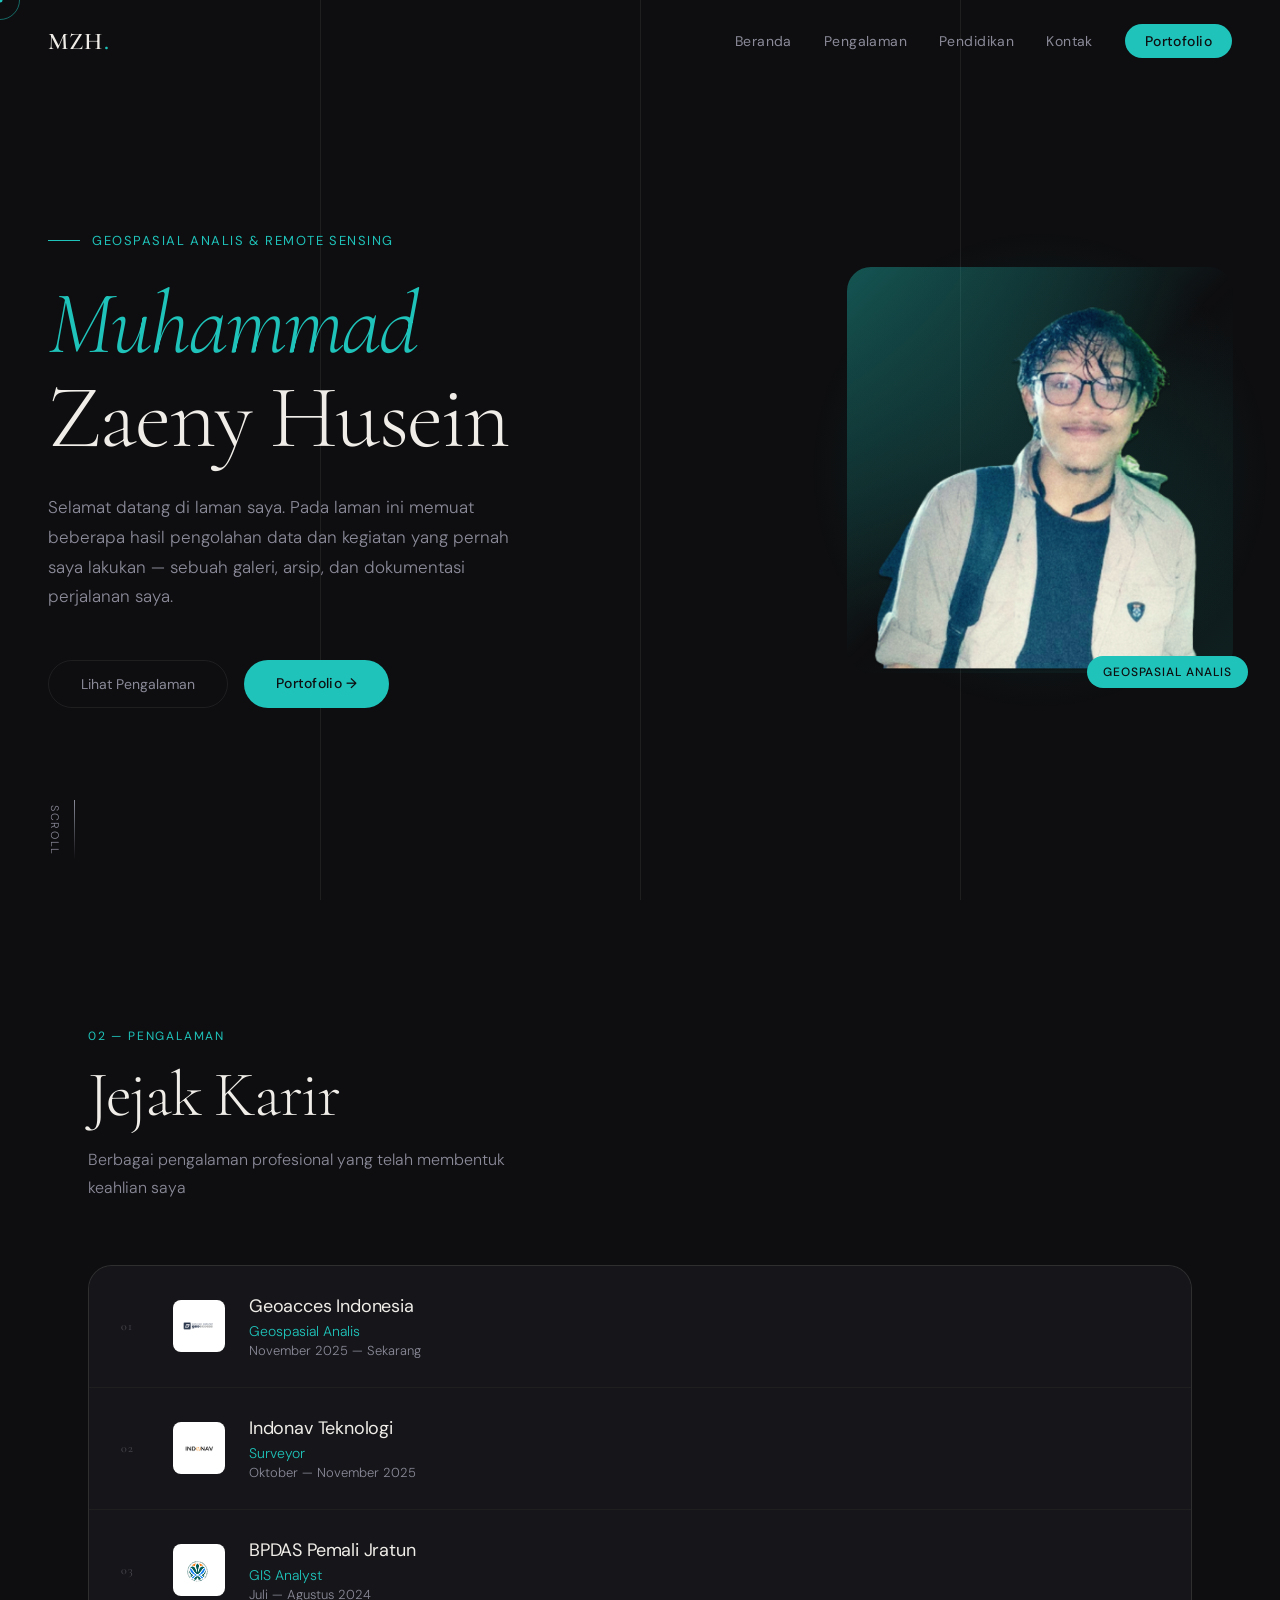
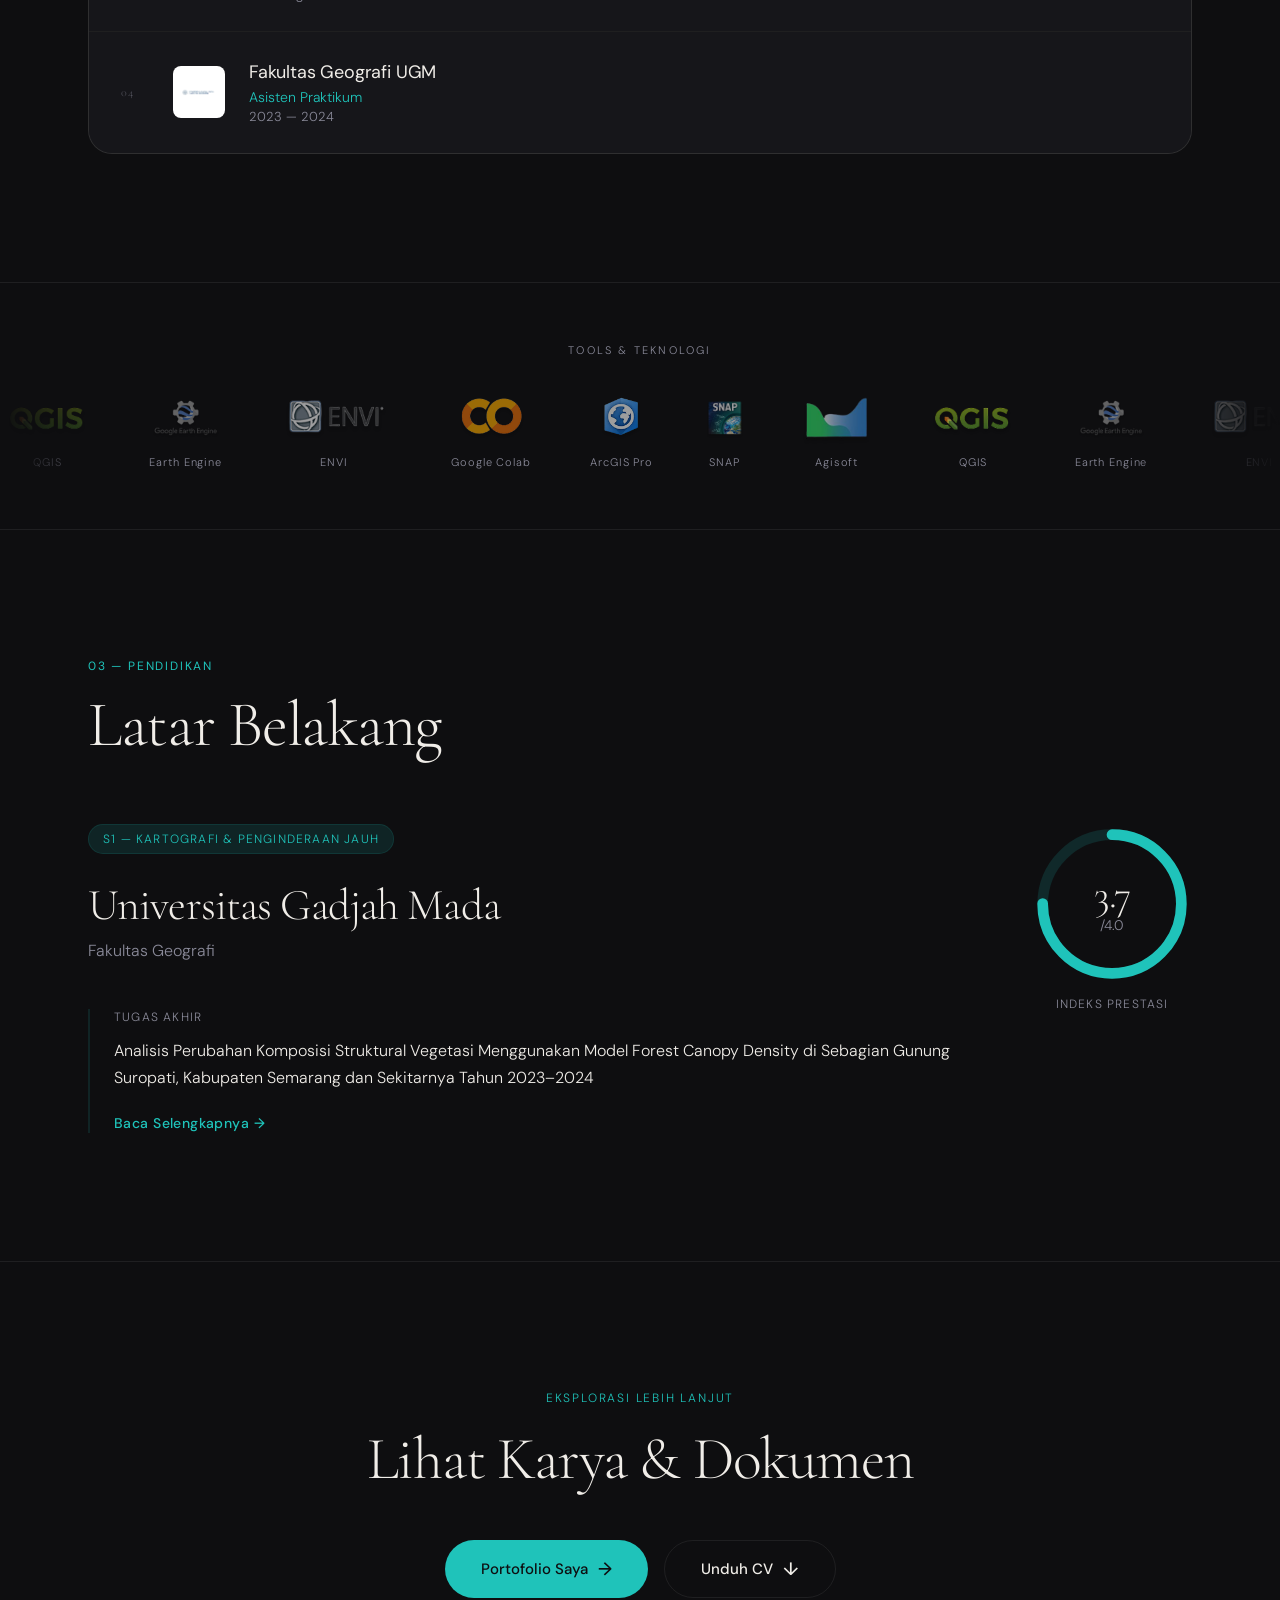
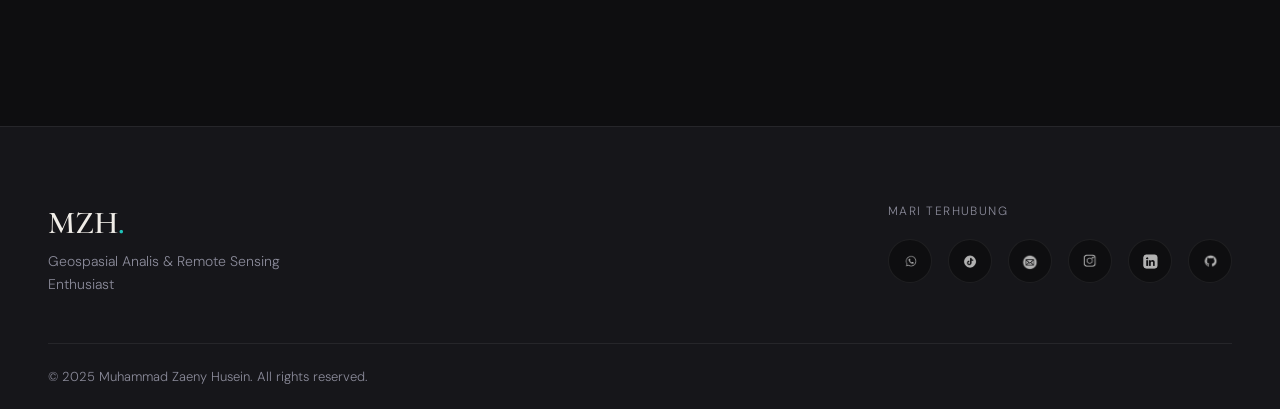
<file: index.html>
<!DOCTYPE html>
<html lang="id">
<head>
    <meta charset="UTF-8">
    <meta name="viewport" content="width=device-width, initial-scale=1.0">
    <title>Portfolio — Muhammad Zaeny Husein</title>
    <link href="https://fonts.googleapis.com/css2?family=Cormorant+Garamond:ital,wght@0,300;0,400;0,600;1,300;1,400&family=DM+Sans:wght@300;400;500&display=swap" rel="stylesheet">
    <link rel="stylesheet" href="style.css">
</head>
<body>

    <!-- CURSOR -->
    <div class="cursor" id="cursor"></div>
    <div class="cursor-dot" id="cursorDot"></div>

    <!-- NAV -->
    <nav id="mainNav">
        <div class="nav-logo">MZH<span class="dot">.</span></div>
        <div class="nav-links">
            <a href="#beranda">Beranda</a>
            <a href="#pengalaman">Pengalaman</a>
            <a href="#pendidikan">Pendidikan</a>
            <a href="#kontak">Kontak</a>
            <a href="portofolio.html" class="nav-cta">Portofolio</a>
        </div>
        <button class="hamburger" id="hamburger" aria-label="Menu">
            <span></span><span></span>
        </button>
    </nav>

    <!-- MOBILE MENU -->
    <div class="mobile-menu" id="mobileMenu">
        <a href="#beranda" onclick="closeMobile()">Beranda</a>
        <a href="#pengalaman" onclick="closeMobile()">Pengalaman</a>
        <a href="#pendidikan" onclick="closeMobile()">Pendidikan</a>
        <a href="#kontak" onclick="closeMobile()">Kontak</a>
        <a href="portofolio.html" onclick="closeMobile()">Portofolio</a>
    </div>

    <!-- HERO -->
    <section id="beranda" class="hero">
        <div class="hero-bg-lines">
            <div class="line"></div>
            <div class="line"></div>
            <div class="line"></div>
        </div>

        <div class="hero-inner">
            <div class="hero-left">
                <p class="hero-eyebrow">
                    <span class="eyebrow-line"></span>
                    Geospasial Analis &amp; Remote Sensing
                </p>
                <h1 class="hero-name">
                    <em>Muhammad</em><br>
                    Zaeny Husein
                </h1>
                <p class="hero-desc">
                    Selamat datang di laman saya. Pada laman ini memuat beberapa hasil pengolahan data
                    dan kegiatan yang pernah saya lakukan — sebuah galeri, arsip, dan dokumentasi perjalanan saya.
                </p>
                <div class="hero-ctas">
                    <a href="#pengalaman" class="btn-outline">Lihat Pengalaman</a>
                    <a href="portofolio.html" class="btn-fill">Portofolio →</a>
                </div>
            </div>

            <div class="hero-right">
                <div class="photo-frame">
                    <div class="photo-glow"></div>
                    <div class="photo-border"></div>
                    <img src="assets/Foto.png" alt="Muhammad Zaeny Husein" class="photo-img">
                    <div class="photo-label">
                        <span>Geospasial Analis</span>
                    </div>
                </div>
            </div>
        </div>

        <div class="scroll-hint">
            <span>Scroll</span>
            <div class="scroll-line"></div>
        </div>
    </section>

    <!-- PENGALAMAN -->
    <section id="pengalaman" class="section-wrap">
        <div class="section-header">
            <p class="section-label">02 — Pengalaman</p>
            <h2 class="section-title">Jejak Karir</h2>
            <p class="section-sub">Berbagai pengalaman profesional yang telah membentuk keahlian saya</p>
        </div>

        <div class="exp-grid">
            <div class="exp-card" data-index="01">
                <div class="exp-logo-wrap">
                    <img src="assets/LogoGeoacces.png" alt="Geoaccess" class="exp-logo">
                </div>
                <div class="exp-info">
                    <h3>Geoacces Indonesia</h3>
                    <p class="exp-role">Geospasial Analis</p>
                    <p class="exp-period">November 2025 — Sekarang</p>
                </div>
                <div class="exp-arrow">↗</div>
            </div>

            <div class="exp-card" data-index="02">
                <div class="exp-logo-wrap">
                    <img src="assets/LogoIndonav.png" alt="Indonav" class="exp-logo">
                </div>
                <div class="exp-info">
                    <h3>Indonav Teknologi</h3>
                    <p class="exp-role">Surveyor</p>
                    <p class="exp-period">Oktober — November 2025</p>
                </div>
                <div class="exp-arrow">↗</div>
            </div>

            <a href="LINK_NOTION_BPDAS_ANDA_DI_SINI" class="exp-card exp-card--link" data-index="03">
                <div class="exp-logo-wrap">
                    <img src="assets/LogoBPDAS.png" alt="BPDAS" class="exp-logo">
                </div>
                <div class="exp-info">
                    <h3>BPDAS Pemali Jratun</h3>
                    <p class="exp-role">GIS Analyst</p>
                    <p class="exp-period">Juli — Agustus 2024</p>
                </div>
                <div class="exp-arrow">↗</div>
            </a>

            <a href="LINK_NOTION_GEOGRAFI_ANDA_DI_SINI" class="exp-card exp-card--link" data-index="04">
                <div class="exp-logo-wrap">
                    <img src="assets/LogoGeografi.png" alt="UGM" class="exp-logo">
                </div>
                <div class="exp-info">
                    <h3>Fakultas Geografi UGM</h3>
                    <p class="exp-role">Asisten Praktikum</p>
                    <p class="exp-period">2023 — 2024</p>
                </div>
                <div class="exp-arrow">↗</div>
            </a>
        </div>
    </section>

    <!-- SKILLS -->
    <section id="skills" class="skills-section">
        <div class="skills-label">Tools &amp; Teknologi</div>
        <div class="skills-marquee-wrap">
            <div class="skills-marquee">
                <div class="skills-track">
                    <div class="skill-item"><img src="assets/QGIS.png" alt="QGIS"><span>QGIS</span></div>
                    <div class="skill-item"><img src="assets/GEE.png" alt="GEE"><span>Earth Engine</span></div>
                    <div class="skill-item"><img src="assets/Envi.png" alt="ENVI"><span>ENVI</span></div>
                    <div class="skill-item"><img src="assets/GoogleColab.png" alt="Colab"><span>Google Colab</span></div>
                    <div class="skill-item"><img src="assets/ArcGISPro.png" alt="ArcGIS"><span>ArcGIS Pro</span></div>
                    <div class="skill-item"><img src="assets/Snap.png" alt="SNAP"><span>SNAP</span></div>
                    <div class="skill-item"><img src="assets/Agisoft.png" alt="Agisoft"><span>Agisoft</span></div>
                    <!-- Duplicate for infinite scroll -->
                    <div class="skill-item"><img src="assets/QGIS.png" alt="QGIS"><span>QGIS</span></div>
                    <div class="skill-item"><img src="assets/GEE.png" alt="GEE"><span>Earth Engine</span></div>
                    <div class="skill-item"><img src="assets/Envi.png" alt="ENVI"><span>ENVI</span></div>
                    <div class="skill-item"><img src="assets/GoogleColab.png" alt="Colab"><span>Google Colab</span></div>
                    <div class="skill-item"><img src="assets/ArcGISPro.png" alt="ArcGIS"><span>ArcGIS Pro</span></div>
                    <div class="skill-item"><img src="assets/Snap.png" alt="SNAP"><span>SNAP</span></div>
                    <div class="skill-item"><img src="assets/Agisoft.png" alt="Agisoft"><span>Agisoft</span></div>
                </div>
            </div>
        </div>
    </section>

    <!-- PENDIDIKAN -->
    <section id="pendidikan" class="section-wrap">
        <div class="section-header">
            <p class="section-label">03 — Pendidikan</p>
            <h2 class="section-title">Latar Belakang</h2>
        </div>

        <div class="edu-layout">
            <div class="edu-main">
                <div class="edu-badge">S1 — Kartografi &amp; Penginderaan Jauh</div>
                <h3 class="edu-univ">Universitas Gadjah Mada</h3>
                <p class="edu-faculty">Fakultas Geografi</p>

                <div class="edu-thesis">
                    <p class="thesis-label">Tugas Akhir</p>
                    <p class="thesis-title">
                        Analisis Perubahan Komposisi Struktural Vegetasi Menggunakan Model Forest Canopy Density
                        di Sebagian Gunung Suropati, Kabupaten Semarang dan Sekitarnya Tahun 2023–2024
                    </p>
                    <a href="https://whispering-asparagus-c5b.notion.site/Tugas-Akhir-Skripsi-Muhammad-Zaeny-Husein-2486b859fdbc8033b379f53002ec9492?source=copy_link"
                        target="_blank" class="thesis-link">Baca Selengkapnya →</a>
                </div>
            </div>

            <div class="edu-stat">
                <div class="ipk-ring">
                    <svg viewBox="0 0 120 120" class="ring-svg">
                        <circle cx="60" cy="60" r="52" fill="none" stroke="rgba(31,195,186,0.15)" stroke-width="8"/>
                        <circle cx="60" cy="60" r="52" fill="none" stroke="#1FC3BA" stroke-width="8"
                            stroke-dasharray="326.7" stroke-dashoffset="81.7"
                            stroke-linecap="round" transform="rotate(-90 60 60)"/>
                    </svg>
                    <div class="ipk-value">
                        <span class="ipk-num">3.7</span>
                        <span class="ipk-denom">/4.0</span>
                    </div>
                </div>
                <p class="ipk-label">Indeks Prestasi</p>
            </div>
        </div>
    </section>

    <!-- CTA SECTION -->
    <section id="portofolio" class="cta-section">
        <div class="cta-inner">
            <p class="cta-eyebrow">Eksplorasi Lebih Lanjut</p>
            <h2 class="cta-title">Lihat Karya &amp; Dokumen</h2>
            <div class="cta-buttons">
                <a href="portofolio.html" class="cta-btn cta-btn--primary">
                    <span>Portofolio Saya</span>
                    <span class="btn-icon">→</span>
                </a>
                <a href="assets/CV.pdf" target="_blank" class="cta-btn cta-btn--secondary">
                    <span>Unduh CV</span>
                    <span class="btn-icon">↓</span>
                </a>
            </div>
        </div>
    </section>

    <!-- FOOTER -->
    <footer id="kontak">
        <div class="footer-inner">
            <div class="footer-left">
                <p class="footer-logo">MZH<span class="dot">.</span></p>
                <p class="footer-tagline">Geospasial Analis &amp; Remote Sensing Enthusiast</p>
            </div>
            <div class="footer-right">
                <p class="footer-connect">Mari Terhubung</p>
                <div class="social-row">
                    <a href="https://wa.me/6285640674635" target="_blank" class="social-link" aria-label="WhatsApp">
                        <img src="assets/WA.png" alt="WhatsApp">
                    </a>
                    <a href="https://www.tiktok.com/@sennnnnnnnh?_t=ZS-8yZfUj1YEIK&_r=1" target="_blank" class="social-link" aria-label="TikTok">
                        <img src="assets/Tiktok.png" alt="TikTok">
                    </a>
                    <a href="https://mail.google.com/mail/u/0/?view=cm&tf=1&fs=1&to=zaenyhusein@gmail.com" target="_blank" class="social-link" aria-label="Email">
                        <img src="assets/Email.png" alt="Email">
                    </a>
                    <a href="https://www.instagram.com/zennnsennnn?igsh=Z3Blc3F3dm5uODli" target="_blank" class="social-link" aria-label="Instagram">
                        <img src="assets/Instagram.png" alt="Instagram">
                    </a>
                    <a href="https://www.linkedin.com/in/muhammad-zaeny-husein" target="_blank" class="social-link" aria-label="LinkedIn">
                        <img src="assets/Linkedin.png" alt="LinkedIn">
                    </a>
                    <a href="https://github.com/zaenyhusen" target="_blank" class="social-link" aria-label="GitHub">
                        <img src="assets/Github.png" alt="GitHub">
                    </a>
                </div>
            </div>
        </div>
        <div class="footer-bottom">
            <p>© 2025 Muhammad Zaeny Husein. All rights reserved.</p>
        </div>
    </footer>

    <script>
        // Custom cursor
        const cursor = document.getElementById('cursor');
        const cursorDot = document.getElementById('cursorDot');
        let cx = 0, cy = 0, tx = 0, ty = 0;

        document.addEventListener('mousemove', e => {
            tx = e.clientX; ty = e.clientY;
            cursorDot.style.left = tx + 'px';
            cursorDot.style.top = ty + 'px';
        });

        function animCursor() {
            cx += (tx - cx) * 0.12;
            cy += (ty - cy) * 0.12;
            cursor.style.left = cx + 'px';
            cursor.style.top = cy + 'px';
            requestAnimationFrame(animCursor);
        }
        animCursor();

        document.querySelectorAll('a, button').forEach(el => {
            el.addEventListener('mouseenter', () => cursor.classList.add('cursor--hover'));
            el.addEventListener('mouseleave', () => cursor.classList.remove('cursor--hover'));
        });

        // Nav scroll
        const nav = document.getElementById('mainNav');
        window.addEventListener('scroll', () => {
            nav.classList.toggle('nav--scrolled', window.scrollY > 60);
        });

        // Hamburger
        const hamburger = document.getElementById('hamburger');
        const mobileMenu = document.getElementById('mobileMenu');
        hamburger.addEventListener('click', () => {
            hamburger.classList.toggle('open');
            mobileMenu.classList.toggle('open');
        });
        function closeMobile() {
            hamburger.classList.remove('open');
            mobileMenu.classList.remove('open');
        }

        // Intersection observer for fade-in
        const observer = new IntersectionObserver((entries) => {
            entries.forEach(e => {
                if (e.isIntersecting) {
                    e.target.classList.add('in-view');
                }
            });
        }, { threshold: 0.1 });

        document.querySelectorAll('.exp-card, .section-header, .edu-layout, .cta-inner').forEach(el => {
            el.classList.add('reveal');
            observer.observe(el);
        });
    </script>
</body>
</html>
</file>
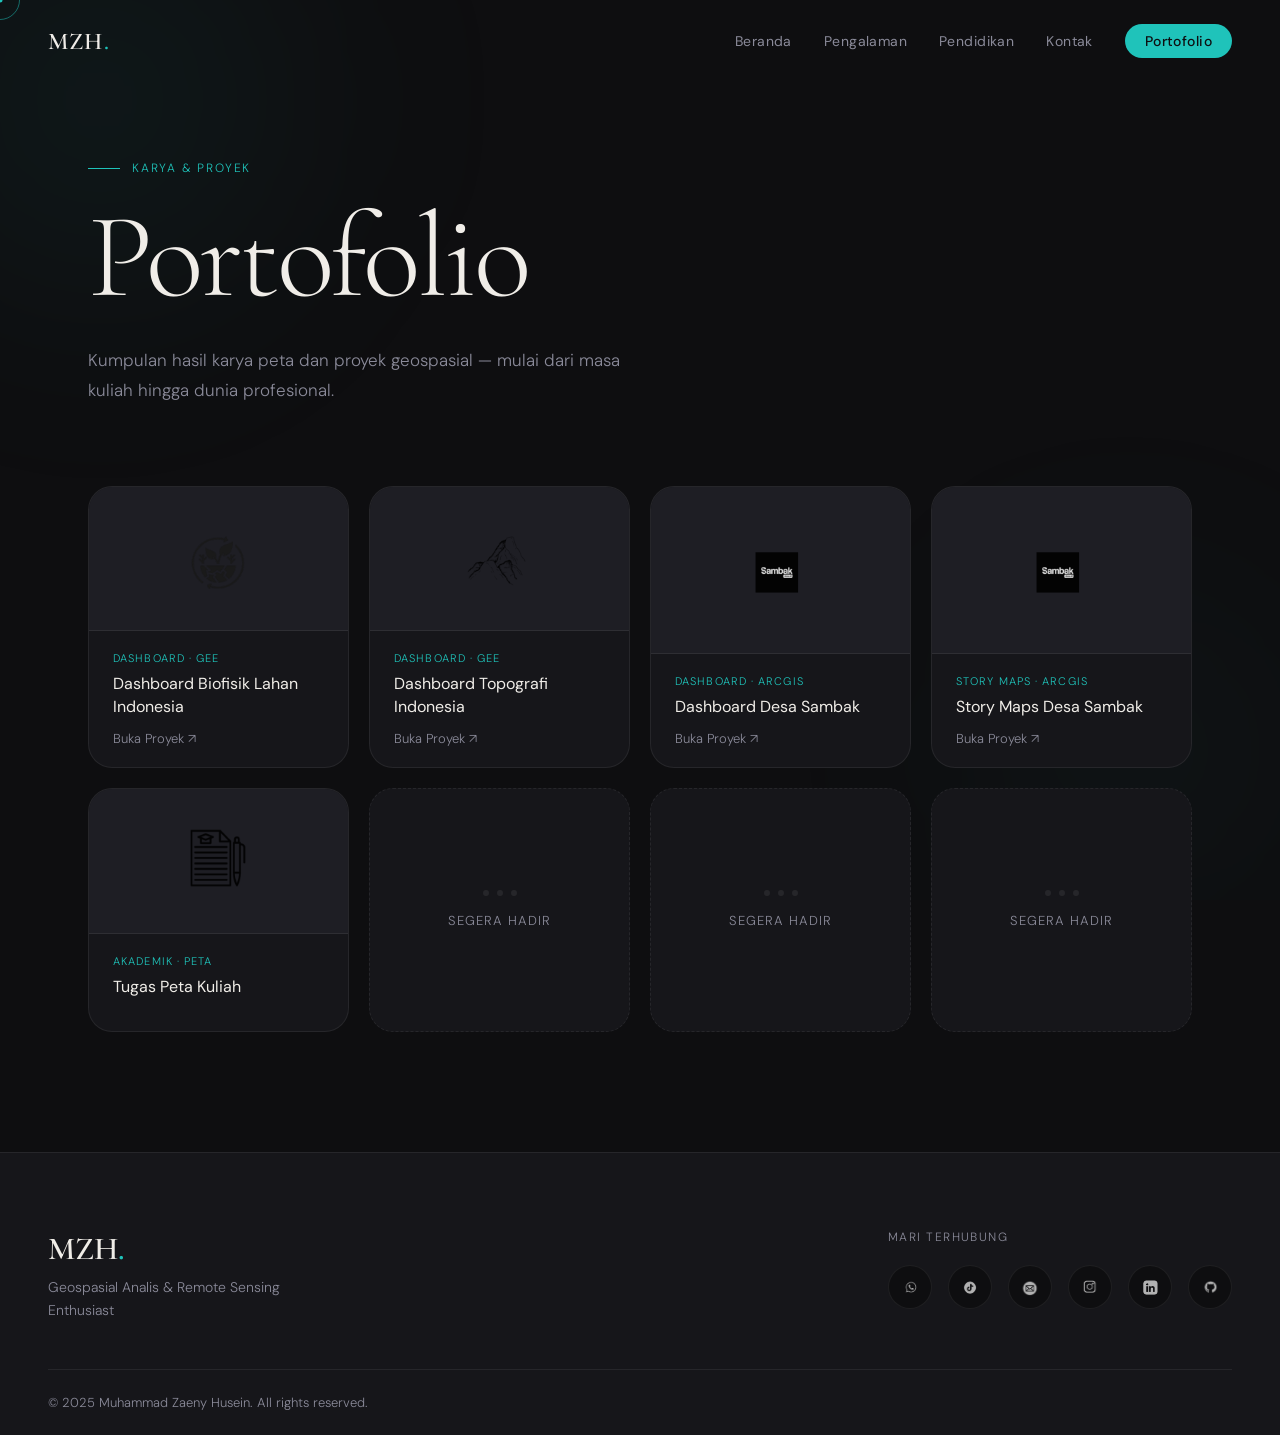
<file: portofolio.html>
<!DOCTYPE html>
<html lang="id">
<head>
    <meta charset="UTF-8">
    <meta name="viewport" content="width=device-width, initial-scale=1.0">
    <title>Portofolio — Muhammad Zaeny Husein</title>
    <link href="https://fonts.googleapis.com/css2?family=Cormorant+Garamond:ital,wght@0,300;0,400;0,600;1,300;1,400&family=DM+Sans:wght@300;400;500&display=swap" rel="stylesheet">
    <link rel="stylesheet" href="style.css">
</head>
<body class="portofolio-page">

    <div class="cursor" id="cursor"></div>
    <div class="cursor-dot" id="cursorDot"></div>

    <!-- Ambient background -->
    <div class="porto-ambient">
        <div class="ambient-orb ambient-orb--1"></div>
        <div class="ambient-orb ambient-orb--2"></div>
    </div>

    <nav id="mainNav">
        <div class="nav-logo">MZH<span class="dot">.</span></div>
        <div class="nav-links">
            <a href="index.html#beranda">Beranda</a>
            <a href="index.html#pengalaman">Pengalaman</a>
            <a href="index.html#pendidikan">Pendidikan</a>
            <a href="index.html#kontak">Kontak</a>
            <a href="portofolio.html" class="nav-cta active">Portofolio</a>
        </div>
        <button class="hamburger" id="hamburger" aria-label="Menu">
            <span></span><span></span>
        </button>
    </nav>

    <div class="mobile-menu" id="mobileMenu">
        <a href="index.html#beranda" onclick="closeMobile()">Beranda</a>
        <a href="index.html#pengalaman" onclick="closeMobile()">Pengalaman</a>
        <a href="index.html#pendidikan" onclick="closeMobile()">Pendidikan</a>
        <a href="index.html#kontak" onclick="closeMobile()">Kontak</a>
        <a href="portofolio.html" onclick="closeMobile()">Portofolio</a>
    </div>

    <header class="porto-header">
        <p class="porto-eyebrow"><span class="eyebrow-line"></span> Karya &amp; Proyek</p>
        <h1 class="porto-title">Portofolio</h1>
        <p class="porto-desc">
            Kumpulan hasil karya peta dan proyek geospasial — mulai dari masa kuliah hingga dunia profesional.
        </p>
    </header>

    <main class="porto-main">
        <div class="porto-grid">

            <a href="https://geoacces-482711.projects.earthengine.app/view/dashboard-biofisik-lahan"
               target="_blank" class="porto-card porto-card--link">
                <div class="porto-card-inner">
                    <div class="porto-card-img">
                        <img src="assets/LogoBiofisik.png" alt="Biofisik Lahan">
                    </div>
                    <div class="porto-card-content">
                        <span class="porto-tag">Dashboard · GEE</span>
                        <h3>Dashboard Biofisik Lahan Indonesia</h3>
                        <p class="porto-link-label">Buka Proyek ↗</p>
                    </div>
                </div>
            </a>

            <a href="https://geoacces-482711.projects.earthengine.app/view/dashboard-topografi-indonesia"
               target="_blank" class="porto-card porto-card--link">
                <div class="porto-card-inner">
                    <div class="porto-card-img">
                        <img src="assets/LogoTopografi.png" alt="Topografi Indonesia">
                    </div>
                    <div class="porto-card-content">
                        <span class="porto-tag">Dashboard · GEE</span>
                        <h3>Dashboard Topografi Indonesia</h3>
                        <p class="porto-link-label">Buka Proyek ↗</p>
                    </div>
                </div>
            </a>

            <a href="https://www.arcgis.com/apps/dashboards/38c19915dbcf4ad59cbc6a8a2d293fb5"
               target="_blank" class="porto-card porto-card--link">
                <div class="porto-card-inner">
                    <div class="porto-card-img">
                        <img src="assets/LogoSambak.png" alt="Desa Sambak">
                    </div>
                    <div class="porto-card-content">
                        <span class="porto-tag">Dashboard · ArcGIS</span>
                        <h3>Dashboard Desa Sambak</h3>
                        <p class="porto-link-label">Buka Proyek ↗</p>
                    </div>
                </div>
            </a>

            <a href="https://storymaps.arcgis.com/stories/5e6ee15252e64421817ece4d76cee2c1"
               target="_blank" class="porto-card porto-card--link">
                <div class="porto-card-inner">
                    <div class="porto-card-img">
                        <img src="assets/LogoSambak.png" alt="Story Maps">
                    </div>
                    <div class="porto-card-content">
                        <span class="porto-tag">Story Maps · ArcGIS</span>
                        <h3>Story Maps Desa Sambak</h3>
                        <p class="porto-link-label">Buka Proyek ↗</p>
                    </div>
                </div>
            </a>

            <div class="porto-card porto-card--static">
                <div class="porto-card-inner">
                    <div class="porto-card-img">
                        <img src="assets/LogoKuliah.png" alt="Tugas Kuliah">
                    </div>
                    <div class="porto-card-content">
                        <span class="porto-tag">Akademik · Peta</span>
                        <h3>Tugas Peta Kuliah</h3>
                    </div>
                </div>
            </div>

            <div class="porto-card porto-card--soon">
                <div class="porto-card-inner porto-card-soon-inner">
                    <div class="soon-dots">
                        <span></span><span></span><span></span>
                    </div>
                    <p class="soon-text">Segera hadir</p>
                </div>
            </div>

            <div class="porto-card porto-card--soon">
                <div class="porto-card-inner porto-card-soon-inner">
                    <div class="soon-dots">
                        <span></span><span></span><span></span>
                    </div>
                    <p class="soon-text">Segera hadir</p>
                </div>
            </div>

            <div class="porto-card porto-card--soon">
                <div class="porto-card-inner porto-card-soon-inner">
                    <div class="soon-dots">
                        <span></span><span></span><span></span>
                    </div>
                    <p class="soon-text">Segera hadir</p>
                </div>
            </div>

        </div>
    </main>

    <footer id="kontak">
        <div class="footer-inner">
            <div class="footer-left">
                <p class="footer-logo">MZH<span class="dot">.</span></p>
                <p class="footer-tagline">Geospasial Analis &amp; Remote Sensing Enthusiast</p>
            </div>
            <div class="footer-right">
                <p class="footer-connect">Mari Terhubung</p>
                <div class="social-row">
                    <a href="https://wa.me/6285640674635" target="_blank" class="social-link"><img src="assets/WA.png" alt="WhatsApp"></a>
                    <a href="https://www.tiktok.com/@sennnnnnnnh?_t=ZS-8yZfUj1YEIK&_r=1" target="_blank" class="social-link"><img src="assets/Tiktok.png" alt="TikTok"></a>
                    <a href="https://mail.google.com/mail/u/0/?view=cm&tf=1&fs=1&to=zaenyhusein@gmail.com" target="_blank" class="social-link"><img src="assets/Email.png" alt="Email"></a>
                    <a href="https://www.instagram.com/zennnsennnn?igsh=Z3Blc3F3dm5uODli" target="_blank" class="social-link"><img src="assets/Instagram.png" alt="Instagram"></a>
                    <a href="https://www.linkedin.com/in/muhammad-zaeny-husein" target="_blank" class="social-link"><img src="assets/Linkedin.png" alt="LinkedIn"></a>
                    <a href="https://github.com/zaenyhusen" target="_blank" class="social-link"><img src="assets/Github.png" alt="GitHub"></a>
                </div>
            </div>
        </div>
        <div class="footer-bottom">
            <p>© 2025 Muhammad Zaeny Husein. All rights reserved.</p>
        </div>
    </footer>

    <script>
        const cursor = document.getElementById('cursor');
        const cursorDot = document.getElementById('cursorDot');
        let cx = 0, cy = 0, tx = 0, ty = 0;
        document.addEventListener('mousemove', e => {
            tx = e.clientX; ty = e.clientY;
            cursorDot.style.left = tx + 'px';
            cursorDot.style.top = ty + 'px';
        });
        function animCursor() {
            cx += (tx - cx) * 0.12;
            cy += (ty - cy) * 0.12;
            cursor.style.left = cx + 'px';
            cursor.style.top = cy + 'px';
            requestAnimationFrame(animCursor);
        }
        animCursor();
        document.querySelectorAll('a, button').forEach(el => {
            el.addEventListener('mouseenter', () => cursor.classList.add('cursor--hover'));
            el.addEventListener('mouseleave', () => cursor.classList.remove('cursor--hover'));
        });

        const nav = document.getElementById('mainNav');
        window.addEventListener('scroll', () => {
            nav.classList.toggle('nav--scrolled', window.scrollY > 60);
        });

        const hamburger = document.getElementById('hamburger');
        const mobileMenu = document.getElementById('mobileMenu');
        hamburger.addEventListener('click', () => {
            hamburger.classList.toggle('open');
            mobileMenu.classList.toggle('open');
        });
        function closeMobile() {
            hamburger.classList.remove('open');
            mobileMenu.classList.remove('open');
        }

        const observer = new IntersectionObserver((entries) => {
            entries.forEach((e, i) => {
                if (e.isIntersecting) {
                    setTimeout(() => e.target.classList.add('in-view'), i * 80);
                }
            });
        }, { threshold: 0.05 });

        document.querySelectorAll('.porto-card').forEach(el => {
            el.classList.add('reveal');
            observer.observe(el);
        });
    </script>
</body>
</html>
</file>
<file: style.css>
/* ============================================================
   PORTFOLIO — MUHAMMAD ZAENY HUSEIN
   Elegant, refined dark aesthetic
   ============================================================ */

/* --- ROOT VARIABLES --- */
:root {
    --bg: #0e0e10;
    --surface: #16161a;
    --surface-2: #1e1e24;
    --border: rgba(255,255,255,0.07);
    --text-primary: #f0ede8;
    --text-secondary: #8a8a99;
    --accent: #1FC3BA;
    --accent-dim: rgba(31, 195, 186, 0.12);
    --accent-glow: rgba(31, 195, 186, 0.25);

    --font-display: 'Cormorant Garamond', Georgia, serif;
    --font-body: 'DM Sans', sans-serif;

    --radius-sm: 8px;
    --radius-md: 16px;
    --radius-lg: 24px;

    --ease-out: cubic-bezier(0.22, 1, 0.36, 1);
}

/* --- RESET & BASE --- */
*, *::before, *::after {
    box-sizing: border-box;
    margin: 0;
    padding: 0;
}

html {
    scroll-behavior: smooth;
    font-size: 16px;
}

body {
    background-color: var(--bg);
    color: var(--text-primary);
    font-family: var(--font-body);
    font-weight: 300;
    overflow-x: hidden;
    -webkit-font-smoothing: antialiased;
    cursor: none;
}

img {
    display: block;
    max-width: 100%;
}

a {
    text-decoration: none;
    color: inherit;
}

/* --- CUSTOM CURSOR --- */
.cursor {
    position: fixed;
    width: 40px;
    height: 40px;
    border: 1px solid rgba(31, 195, 186, 0.5);
    border-radius: 50%;
    pointer-events: none;
    z-index: 9999;
    transform: translate(-50%, -50%);
    transition: width 0.3s var(--ease-out), height 0.3s var(--ease-out),
                border-color 0.3s, background-color 0.3s;
}

.cursor.cursor--hover {
    width: 60px;
    height: 60px;
    border-color: var(--accent);
    background-color: var(--accent-dim);
}

.cursor-dot {
    position: fixed;
    width: 5px;
    height: 5px;
    background: var(--accent);
    border-radius: 50%;
    pointer-events: none;
    z-index: 9999;
    transform: translate(-50%, -50%);
}

/* --- NAVIGATION --- */
nav {
    position: fixed;
    top: 0;
    left: 0;
    right: 0;
    z-index: 100;
    display: flex;
    align-items: center;
    justify-content: space-between;
    padding: 24px 48px;
    transition: background 0.4s, padding 0.4s, box-shadow 0.4s;
}

nav.nav--scrolled {
    background: rgba(14, 14, 16, 0.85);
    backdrop-filter: blur(20px);
    -webkit-backdrop-filter: blur(20px);
    padding: 16px 48px;
    box-shadow: 0 1px 0 var(--border);
}

.nav-logo {
    font-family: var(--font-display);
    font-size: 24px;
    font-weight: 600;
    letter-spacing: 0.05em;
    color: var(--text-primary);
}

.dot {
    color: var(--accent);
}

.nav-links {
    display: flex;
    align-items: center;
    gap: 32px;
}

.nav-links a {
    font-size: 14px;
    font-weight: 400;
    color: var(--text-secondary);
    letter-spacing: 0.03em;
    transition: color 0.2s;
    cursor: none;
}

.nav-links a:hover,
.nav-links a.active {
    color: var(--text-primary);
}

.nav-cta {
    background: var(--accent) !important;
    color: var(--bg) !important;
    padding: 8px 20px;
    border-radius: 100px;
    font-weight: 500 !important;
    transition: opacity 0.2s, transform 0.2s !important;
}

.nav-cta:hover {
    opacity: 0.85 !important;
    transform: translateY(-1px) !important;
}

/* Hamburger */
.hamburger {
    display: none;
    flex-direction: column;
    gap: 6px;
    background: none;
    border: none;
    cursor: none;
    padding: 4px;
}

.hamburger span {
    display: block;
    width: 24px;
    height: 1.5px;
    background: var(--text-primary);
    transition: transform 0.3s, opacity 0.3s;
    transform-origin: center;
}

.hamburger.open span:nth-child(1) {
    transform: translateY(7.5px) rotate(45deg);
}
.hamburger.open span:nth-child(2) {
    transform: translateY(-7.5px) rotate(-45deg);
}

/* Mobile Menu */
.mobile-menu {
    position: fixed;
    top: 0;
    right: 0;
    width: 280px;
    height: 100vh;
    background: var(--surface);
    border-left: 1px solid var(--border);
    display: flex;
    flex-direction: column;
    padding: 100px 40px 40px;
    gap: 32px;
    z-index: 99;
    transform: translateX(100%);
    transition: transform 0.4s var(--ease-out);
}

.mobile-menu.open {
    transform: translateX(0);
}

.mobile-menu a {
    font-family: var(--font-display);
    font-size: 28px;
    font-weight: 600;
    color: var(--text-secondary);
    transition: color 0.2s;
}

.mobile-menu a:hover {
    color: var(--accent);
}

/* --- SCROLL ANIMATION --- */
.reveal {
    opacity: 0;
    transform: translateY(30px);
    transition: opacity 0.7s var(--ease-out), transform 0.7s var(--ease-out);
}

.reveal.in-view {
    opacity: 1;
    transform: translateY(0);
}

/* --- HERO --- */
.hero {
    min-height: 100vh;
    display: flex;
    flex-direction: column;
    justify-content: center;
    padding: 120px 48px 80px;
    position: relative;
    overflow: hidden;
}

/* Subtle background lines */
.hero-bg-lines {
    position: absolute;
    inset: 0;
    pointer-events: none;
    z-index: 0;
}

.hero-bg-lines .line {
    position: absolute;
    top: 0;
    bottom: 0;
    width: 1px;
    background: var(--border);
}

.hero-bg-lines .line:nth-child(1) { left: 25%; }
.hero-bg-lines .line:nth-child(2) { left: 50%; }
.hero-bg-lines .line:nth-child(3) { left: 75%; }

.hero-inner {
    position: relative;
    z-index: 1;
    display: flex;
    align-items: center;
    justify-content: space-between;
    gap: 60px;
    max-width: 1200px;
    margin: 0 auto;
    width: 100%;
}

.hero-left {
    flex: 1;
    max-width: 620px;
}

.hero-eyebrow {
    display: flex;
    align-items: center;
    gap: 12px;
    font-size: 13px;
    font-weight: 400;
    letter-spacing: 0.12em;
    text-transform: uppercase;
    color: var(--accent);
    margin-bottom: 28px;
    animation: fadeUp 1s var(--ease-out) 0.2s both;
}

.eyebrow-line {
    display: block;
    width: 32px;
    height: 1px;
    background: var(--accent);
}

.hero-name {
    font-family: var(--font-display);
    font-size: clamp(52px, 7vw, 90px);
    font-weight: 300;
    line-height: 1.05;
    letter-spacing: -0.02em;
    color: var(--text-primary);
    margin-bottom: 28px;
    animation: fadeUp 1s var(--ease-out) 0.4s both;
}

.hero-name em {
    font-style: italic;
    color: var(--accent);
}

.hero-desc {
    font-size: clamp(15px, 1.6vw, 17px);
    line-height: 1.75;
    color: var(--text-secondary);
    max-width: 480px;
    margin-bottom: 48px;
    animation: fadeUp 1s var(--ease-out) 0.6s both;
}

.hero-ctas {
    display: flex;
    gap: 16px;
    flex-wrap: wrap;
    animation: fadeUp 1s var(--ease-out) 0.8s both;
}

.btn-outline {
    padding: 14px 32px;
    border: 1px solid var(--border);
    border-radius: 100px;
    font-size: 14px;
    font-weight: 400;
    color: var(--text-secondary);
    background: transparent;
    transition: border-color 0.2s, color 0.2s, transform 0.2s;
    cursor: none;
}

.btn-outline:hover {
    border-color: var(--text-secondary);
    color: var(--text-primary);
    transform: translateY(-2px);
}

.btn-fill {
    padding: 14px 32px;
    border-radius: 100px;
    font-size: 14px;
    font-weight: 500;
    color: var(--bg);
    background: var(--accent);
    transition: opacity 0.2s, transform 0.2s;
    cursor: none;
    letter-spacing: 0.02em;
}

.btn-fill:hover {
    opacity: 0.85;
    transform: translateY(-2px);
}

/* Hero Photo */
.hero-right {
    flex-shrink: 0;
    animation: fadeUp 1s var(--ease-out) 0.5s both;
}

.photo-frame {
    position: relative;
    width: clamp(260px, 30vw, 400px);
}

.photo-glow {
    position: absolute;
    inset: -40px;
    background: radial-gradient(ellipse at center, rgba(31,195,186,0.15) 0%, transparent 70%);
    border-radius: 50%;
    pointer-events: none;
}

.photo-border {
    position: absolute;
    inset: -1px;
    border-radius: var(--radius-lg);
    background: linear-gradient(135deg, rgba(31,195,186,0.4) 0%, transparent 50%, rgba(31,195,186,0.1) 100%);
    z-index: 0;
}

.photo-img {
    width: 100%;
    border-radius: var(--radius-lg);
    position: relative;
    z-index: 1;
    filter: grayscale(15%);
    transition: filter 0.4s;
}

.photo-frame:hover .photo-img {
    filter: grayscale(0%);
}

.photo-label {
    position: absolute;
    bottom: -16px;
    right: -16px;
    background: var(--accent);
    color: var(--bg);
    font-size: 12px;
    font-weight: 500;
    letter-spacing: 0.08em;
    text-transform: uppercase;
    padding: 8px 16px;
    border-radius: 100px;
    z-index: 2;
}

/* Scroll hint */
.scroll-hint {
    position: absolute;
    bottom: 40px;
    left: 48px;
    display: flex;
    align-items: center;
    gap: 12px;
    z-index: 1;
    animation: fadeUp 1s var(--ease-out) 1.2s both;
}

.scroll-hint span {
    font-size: 11px;
    letter-spacing: 0.15em;
    text-transform: uppercase;
    color: var(--text-secondary);
    writing-mode: vertical-rl;
}

.scroll-line {
    width: 1px;
    height: 60px;
    background: linear-gradient(to bottom, var(--text-secondary), transparent);
    animation: scrollPulse 2s ease-in-out infinite;
}

@keyframes scrollPulse {
    0%, 100% { opacity: 0.4; transform: scaleY(1); }
    50% { opacity: 1; transform: scaleY(0.7); }
}

@keyframes fadeUp {
    from { opacity: 0; transform: translateY(24px); }
    to   { opacity: 1; transform: translateY(0); }
}

/* --- SECTION SHARED --- */
.section-wrap {
    padding: clamp(80px, 10vw, 140px) 48px;
    max-width: 1200px;
    margin: 0 auto;
}

.section-header {
    margin-bottom: 64px;
}

.section-label {
    font-size: 12px;
    letter-spacing: 0.15em;
    text-transform: uppercase;
    color: var(--accent);
    margin-bottom: 16px;
    font-weight: 400;
}

.section-title {
    font-family: var(--font-display);
    font-size: clamp(40px, 5vw, 64px);
    font-weight: 300;
    letter-spacing: -0.02em;
    color: var(--text-primary);
    margin-bottom: 16px;
    line-height: 1.1;
}

.section-sub {
    font-size: 16px;
    color: var(--text-secondary);
    max-width: 420px;
    line-height: 1.7;
}

/* --- EXPERIENCE --- */
.exp-grid {
    display: flex;
    flex-direction: column;
    gap: 1px;
    border: 1px solid var(--border);
    border-radius: var(--radius-lg);
    overflow: hidden;
    background: var(--border);
}

.exp-card {
    display: flex;
    align-items: center;
    gap: 24px;
    padding: 28px 32px;
    background: var(--surface);
    text-decoration: none;
    color: var(--text-primary);
    cursor: default;
    transition: background 0.25s;
    position: relative;
}

.exp-card--link {
    cursor: none;
}

.exp-card--link:hover {
    background: var(--surface-2);
}

.exp-card--link:hover .exp-arrow {
    opacity: 1;
    transform: translate(3px, -3px);
}

/* Index number */
.exp-card::before {
    content: attr(data-index);
    font-family: var(--font-display);
    font-size: 12px;
    color: var(--text-secondary);
    opacity: 0.5;
    width: 28px;
    flex-shrink: 0;
    letter-spacing: 0.05em;
}

.exp-logo-wrap {
    width: 52px;
    height: 52px;
    background: #fff;
    border-radius: var(--radius-sm);
    display: flex;
    align-items: center;
    justify-content: center;
    padding: 8px;
    flex-shrink: 0;
    overflow: hidden;
}

.exp-logo {
    max-width: 100%;
    max-height: 100%;
    object-fit: contain;
}

.exp-info {
    flex: 1;
}

.exp-info h3 {
    font-size: 18px;
    font-weight: 400;
    margin-bottom: 4px;
    letter-spacing: -0.01em;
}

.exp-role {
    font-size: 14px;
    color: var(--accent);
    margin-bottom: 2px;
}

.exp-period {
    font-size: 13px;
    color: var(--text-secondary);
}

.exp-arrow {
    font-size: 20px;
    color: var(--accent);
    opacity: 0;
    transition: opacity 0.2s, transform 0.2s;
}

/* --- SKILLS --- */
.skills-section {
    padding: 60px 0;
    overflow: hidden;
    border-top: 1px solid var(--border);
    border-bottom: 1px solid var(--border);
}

.skills-label {
    text-align: center;
    font-size: 11px;
    letter-spacing: 0.2em;
    text-transform: uppercase;
    color: var(--text-secondary);
    margin-bottom: 36px;
}

.skills-marquee-wrap {
    width: 100%;
    overflow: hidden;
    mask-image: linear-gradient(to right, transparent, black 12%, black 88%, transparent);
    -webkit-mask-image: linear-gradient(to right, transparent, black 12%, black 88%, transparent);
}

.skills-marquee {
    display: flex;
}

.skills-track {
    display: flex;
    gap: 48px;
    animation: marquee 22s linear infinite;
    flex-shrink: 0;
}

.skills-track:hover {
    animation-play-state: paused;
}

.skill-item {
    display: flex;
    flex-direction: column;
    align-items: center;
    gap: 10px;
    flex-shrink: 0;
}

.skill-item img {
    height: clamp(36px, 5vw, 52px);
    object-fit: contain;
    opacity: 0.6;
    transition: opacity 0.3s, transform 0.3s;
}

.skill-item:hover img {
    opacity: 1;
    transform: translateY(-4px);
}

.skill-item span {
    font-size: 11px;
    letter-spacing: 0.08em;
    color: var(--text-secondary);
    white-space: nowrap;
}

@keyframes marquee {
    0%   { transform: translateX(0); }
    100% { transform: translateX(-50%); }
}

/* --- PENDIDIKAN --- */
.edu-layout {
    display: flex;
    gap: 80px;
    align-items: flex-start;
    flex-wrap: wrap;
}

.edu-main {
    flex: 1;
    min-width: 280px;
}

.edu-badge {
    display: inline-block;
    font-size: 12px;
    letter-spacing: 0.1em;
    text-transform: uppercase;
    color: var(--accent);
    border: 1px solid var(--accent-dim);
    background: var(--accent-dim);
    padding: 6px 14px;
    border-radius: 100px;
    margin-bottom: 24px;
}

.edu-univ {
    font-family: var(--font-display);
    font-size: clamp(28px, 4vw, 44px);
    font-weight: 300;
    letter-spacing: -0.02em;
    margin-bottom: 8px;
}

.edu-faculty {
    font-size: 16px;
    color: var(--text-secondary);
    margin-bottom: 48px;
}

.edu-thesis {
    border-left: 2px solid var(--accent-dim);
    padding-left: 24px;
}

.thesis-label {
    font-size: 12px;
    letter-spacing: 0.1em;
    text-transform: uppercase;
    color: var(--text-secondary);
    margin-bottom: 12px;
}

.thesis-title {
    font-size: 16px;
    line-height: 1.7;
    color: var(--text-primary);
    margin-bottom: 20px;
    font-weight: 300;
}

.thesis-link {
    font-size: 14px;
    color: var(--accent);
    font-weight: 500;
    letter-spacing: 0.03em;
    transition: opacity 0.2s;
    cursor: none;
}

.thesis-link:hover {
    opacity: 0.7;
}

/* IPK Ring */
.edu-stat {
    flex-shrink: 0;
    display: flex;
    flex-direction: column;
    align-items: center;
    gap: 12px;
}

.ipk-ring {
    position: relative;
    width: 160px;
    height: 160px;
}

.ring-svg {
    width: 100%;
    height: 100%;
    transform: rotate(0deg);
}

.ring-svg circle:last-child {
    transition: stroke-dashoffset 2s var(--ease-out);
}

.ipk-value {
    position: absolute;
    inset: 0;
    display: flex;
    flex-direction: column;
    align-items: center;
    justify-content: center;
}

.ipk-num {
    font-family: var(--font-display);
    font-size: 40px;
    font-weight: 300;
    color: var(--text-primary);
    letter-spacing: -0.03em;
    line-height: 1;
}

.ipk-denom {
    font-size: 14px;
    color: var(--text-secondary);
    margin-top: 2px;
}

.ipk-label {
    font-size: 12px;
    letter-spacing: 0.1em;
    text-transform: uppercase;
    color: var(--text-secondary);
    text-align: center;
}

/* --- CTA SECTION --- */
.cta-section {
    padding: clamp(80px, 10vw, 140px) 48px;
    display: flex;
    justify-content: center;
    border-top: 1px solid var(--border);
}

.cta-inner {
    text-align: center;
    max-width: 640px;
}

.cta-eyebrow {
    font-size: 12px;
    letter-spacing: 0.15em;
    text-transform: uppercase;
    color: var(--accent);
    margin-bottom: 20px;
}

.cta-title {
    font-family: var(--font-display);
    font-size: clamp(36px, 5vw, 60px);
    font-weight: 300;
    letter-spacing: -0.02em;
    margin-bottom: 48px;
    line-height: 1.1;
}

.cta-buttons {
    display: flex;
    gap: 16px;
    justify-content: center;
    flex-wrap: wrap;
}

.cta-btn {
    display: flex;
    align-items: center;
    gap: 10px;
    padding: 16px 36px;
    border-radius: 100px;
    font-size: 15px;
    font-weight: 500;
    transition: transform 0.25s var(--ease-out), opacity 0.2s;
    cursor: none;
}

.cta-btn:hover {
    transform: translateY(-3px);
    opacity: 0.85;
}

.cta-btn--primary {
    background: var(--accent);
    color: var(--bg);
}

.cta-btn--secondary {
    background: transparent;
    color: var(--text-primary);
    border: 1px solid var(--border);
}

.btn-icon {
    font-size: 18px;
    transition: transform 0.2s;
}

.cta-btn:hover .btn-icon {
    transform: translate(3px, -3px);
}

.cta-btn--secondary:hover .btn-icon {
    transform: translateY(3px);
}

/* --- FOOTER --- */
footer {
    background: var(--surface);
    border-top: 1px solid var(--border);
    padding: clamp(48px, 6vw, 80px) 48px 0;
}

.footer-inner {
    display: flex;
    justify-content: space-between;
    align-items: flex-start;
    flex-wrap: wrap;
    gap: 48px;
    max-width: 1200px;
    margin: 0 auto;
    padding-bottom: 48px;
}

.footer-logo {
    font-family: var(--font-display);
    font-size: 32px;
    font-weight: 600;
    margin-bottom: 8px;
}

.footer-tagline {
    font-size: 14px;
    color: var(--text-secondary);
    max-width: 240px;
    line-height: 1.6;
}

.footer-connect {
    font-size: 12px;
    letter-spacing: 0.12em;
    text-transform: uppercase;
    color: var(--text-secondary);
    margin-bottom: 20px;
}

.social-row {
    display: flex;
    gap: 16px;
    flex-wrap: wrap;
}

.social-link {
    display: flex;
    align-items: center;
    justify-content: center;
    width: 44px;
    height: 44px;
    border: 1px solid var(--border);
    border-radius: 50%;
    background: var(--bg);
    transition: border-color 0.2s, transform 0.2s, background 0.2s;
    cursor: none;
}

.social-link:hover {
    border-color: var(--accent);
    background: var(--accent-dim);
    transform: translateY(-4px);
}

.social-link img {
    width: 20px;
    height: 20px;
    object-fit: contain;
    filter: brightness(0) invert(0.7);
    transition: filter 0.2s;
}

.social-link:hover img {
    filter: brightness(0) invert(1);
}

.footer-bottom {
    max-width: 1200px;
    margin: 0 auto;
    padding: 24px 0;
    border-top: 1px solid var(--border);
}

.footer-bottom p {
    font-size: 13px;
    color: var(--text-secondary);
}

/* ============================================================
   PORTOFOLIO PAGE
   ============================================================ */

.portofolio-page {
    background-color: var(--bg);
}

.porto-ambient {
    position: fixed;
    inset: 0;
    pointer-events: none;
    z-index: 0;
    overflow: hidden;
}

.ambient-orb {
    position: absolute;
    border-radius: 50%;
    filter: blur(100px);
}

.ambient-orb--1 {
    width: 600px;
    height: 600px;
    background: radial-gradient(circle, rgba(31,195,186,0.08) 0%, transparent 70%);
    top: -200px;
    left: -200px;
}

.ambient-orb--2 {
    width: 500px;
    height: 500px;
    background: radial-gradient(circle, rgba(31,195,186,0.05) 0%, transparent 70%);
    bottom: -100px;
    right: -100px;
}

.porto-header {
    position: relative;
    z-index: 1;
    padding: 160px 48px 80px;
    max-width: 1200px;
    margin: 0 auto;
}

.porto-eyebrow {
    display: flex;
    align-items: center;
    gap: 12px;
    font-size: 12px;
    letter-spacing: 0.15em;
    text-transform: uppercase;
    color: var(--accent);
    margin-bottom: 24px;
}

.porto-title {
    font-family: var(--font-display);
    font-size: clamp(56px, 10vw, 120px);
    font-weight: 300;
    letter-spacing: -0.03em;
    color: var(--text-primary);
    line-height: 0.95;
    margin-bottom: 32px;
}

.porto-desc {
    font-size: 17px;
    line-height: 1.75;
    color: var(--text-secondary);
    max-width: 560px;
}

/* Porto Grid */
.porto-main {
    position: relative;
    z-index: 1;
    padding: 0 48px 120px;
    max-width: 1200px;
    margin: 0 auto;
}

.porto-grid {
    display: grid;
    grid-template-columns: repeat(auto-fill, minmax(260px, 1fr));
    gap: 20px;
}

.porto-card {
    background: var(--surface);
    border: 1px solid var(--border);
    border-radius: var(--radius-lg);
    overflow: hidden;
    transition: transform 0.3s var(--ease-out), border-color 0.3s, box-shadow 0.3s;
}

.porto-card.reveal {
    opacity: 0;
    transform: translateY(24px);
    transition: opacity 0.6s var(--ease-out), transform 0.6s var(--ease-out),
                border-color 0.3s, box-shadow 0.3s;
}

.porto-card.reveal.in-view {
    opacity: 1;
    transform: translateY(0);
}

.porto-card--link {
    cursor: none;
}

.porto-card--link:hover {
    transform: translateY(-6px);
    border-color: rgba(31,195,186,0.25);
    box-shadow: 0 20px 60px rgba(0,0,0,0.4), 0 0 0 1px rgba(31,195,186,0.1);
}

.porto-card-inner {
    display: flex;
    flex-direction: column;
    height: 100%;
    min-height: 220px;
}

.porto-card-img {
    flex: 1;
    display: flex;
    align-items: center;
    justify-content: center;
    padding: 36px;
    background: var(--surface-2);
    border-bottom: 1px solid var(--border);
}

.porto-card-img img {
    max-height: 72px;
    max-width: 120px;
    object-fit: contain;
    opacity: 0.9;
    transition: transform 0.3s;
}

.porto-card--link:hover .porto-card-img img {
    transform: scale(1.05);
}

.porto-card-content {
    padding: 20px 24px;
}

.porto-tag {
    font-size: 11px;
    letter-spacing: 0.1em;
    text-transform: uppercase;
    color: var(--accent);
    display: block;
    margin-bottom: 8px;
}

.porto-card-content h3 {
    font-size: 16px;
    font-weight: 400;
    color: var(--text-primary);
    line-height: 1.4;
    margin-bottom: 12px;
}

.porto-link-label {
    font-size: 13px;
    color: var(--text-secondary);
    transition: color 0.2s;
}

.porto-card--link:hover .porto-link-label {
    color: var(--accent);
}

.porto-card--static {
    cursor: default;
}

.porto-card--soon {
    cursor: default;
    border-style: dashed;
}

.porto-card-soon-inner {
    display: flex;
    flex-direction: column;
    align-items: center;
    justify-content: center;
    min-height: 220px;
    gap: 16px;
}

.soon-dots {
    display: flex;
    gap: 8px;
}

.soon-dots span {
    width: 6px;
    height: 6px;
    background: var(--border);
    border-radius: 50%;
    animation: dotPulse 1.4s ease-in-out infinite;
}

.soon-dots span:nth-child(2) { animation-delay: 0.2s; }
.soon-dots span:nth-child(3) { animation-delay: 0.4s; }

@keyframes dotPulse {
    0%, 100% { opacity: 0.3; transform: scale(1); }
    50% { opacity: 1; transform: scale(1.3); }
}

.soon-text {
    font-size: 13px;
    letter-spacing: 0.08em;
    color: var(--text-secondary);
    text-transform: uppercase;
}

/* ============================================================
   RESPONSIVE
   ============================================================ */

@media (max-width: 900px) {
    nav { padding: 20px 24px; }
    nav.nav--scrolled { padding: 14px 24px; }
    .nav-links { display: none; }
    .hamburger { display: flex; }

    .hero { padding: 100px 24px 60px; }
    .hero-inner {
        flex-direction: column-reverse;
        text-align: center;
        gap: 40px;
    }
    .hero-left { max-width: 100%; }
    .hero-eyebrow { justify-content: center; }
    .hero-desc { margin: 0 auto 40px; }
    .hero-ctas { justify-content: center; }
    .hero-right { width: 100%; display: flex; justify-content: center; }
    .photo-frame { width: clamp(200px, 60%, 320px); }
    .scroll-hint { left: 24px; }

    .section-wrap { padding: 60px 24px; }

    .edu-layout { gap: 48px; }
    .edu-stat { align-self: center; }

    .cta-section { padding: 60px 24px; }

    footer { padding: 48px 24px 0; }
    .footer-inner { flex-direction: column; gap: 32px; }

    .porto-header { padding: 120px 24px 60px; }
    .porto-main { padding: 0 24px 80px; }
    .porto-grid { grid-template-columns: repeat(2, 1fr); gap: 16px; }
}

@media (max-width: 520px) {
    .hero-name { font-size: 44px; }
    .porto-title { font-size: 52px; }
    .porto-grid { grid-template-columns: 1fr; }
    .exp-card { padding: 20px 20px; }
    .cta-buttons { flex-direction: column; align-items: center; }
    .cta-btn { width: 100%; max-width: 300px; justify-content: center; }
}

@media (min-width: 1400px) {
    .hero { padding: 120px 80px 80px; }
    .section-wrap { padding: 120px 80px; max-width: 1360px; }
    .porto-header { padding: 160px 80px 80px; max-width: 1360px; }
    .porto-main { padding: 0 80px 120px; max-width: 1360px; }
    .cta-section { padding: 120px 80px; }
    footer { padding: 80px 80px 0; }
    .footer-inner { max-width: 1360px; }
    .footer-bottom { max-width: 1360px; }
}
</file>
